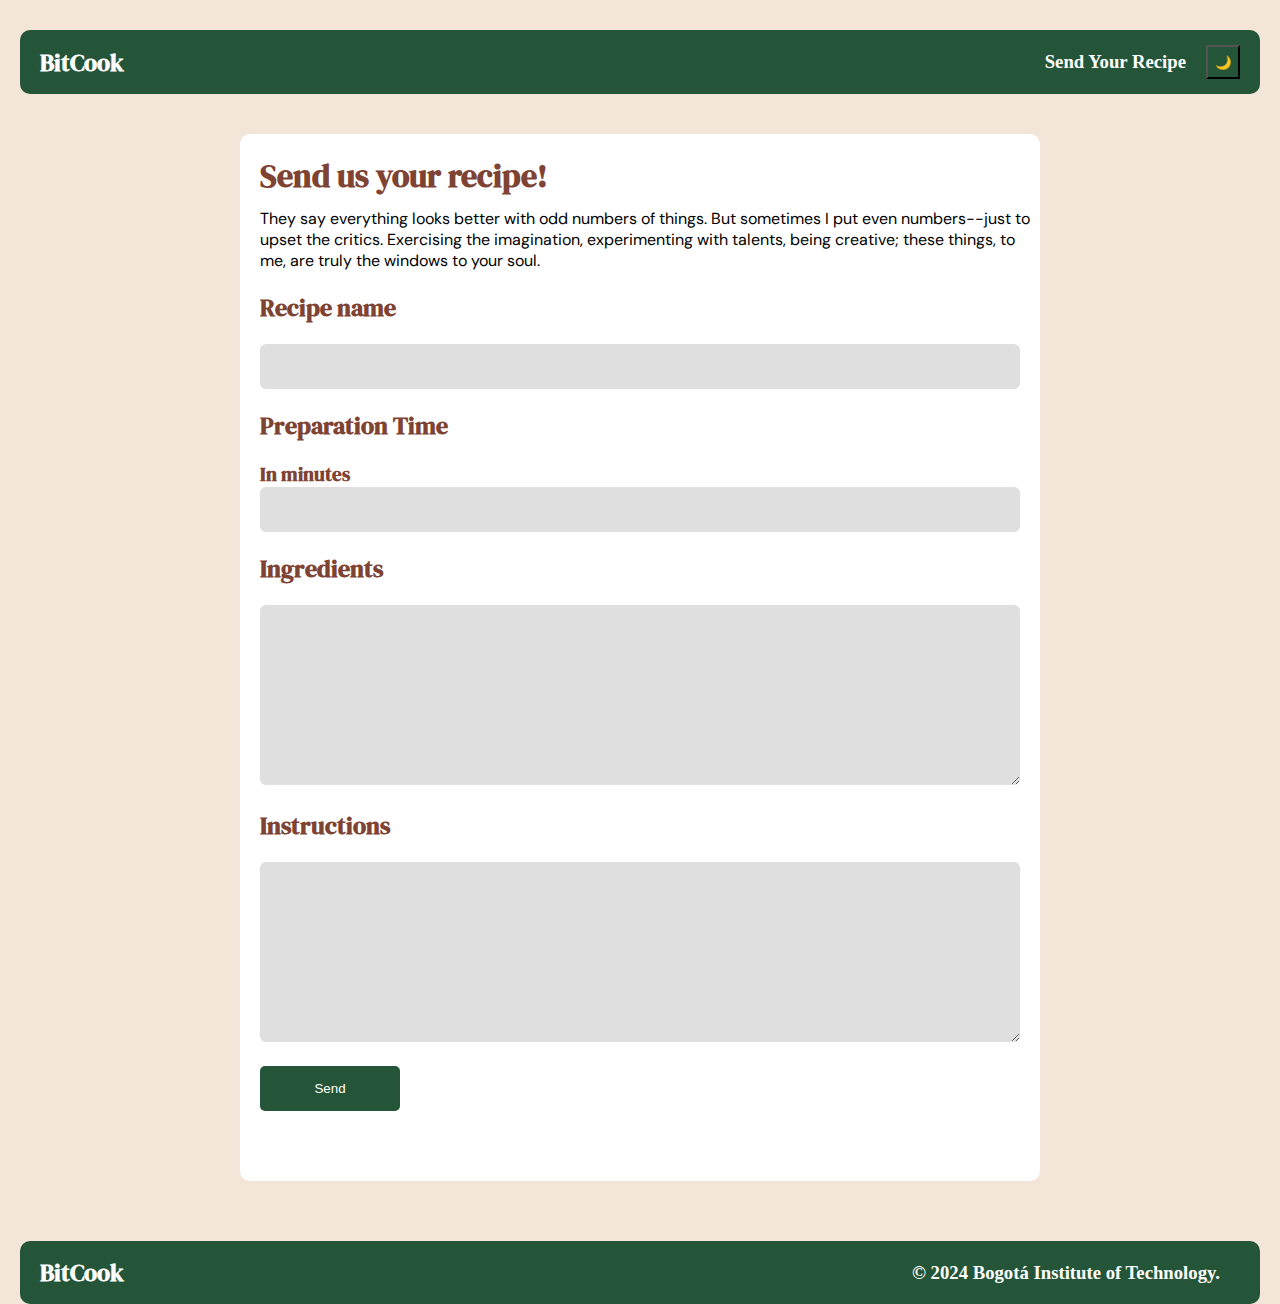
<file: Formulario.html>
<!DOCTYPE html>
<html lang="en">
  <head>
    <meta charset="UTF-8" />
    <meta name="viewport" content="width=device-width, initial-scale=1.0" />
    <title>Document</title>
    <link rel="icon" href="./Images/icono pestaña" type="image/x-icon" />
    <link rel="stylesheet" href="./CSS/formulario.css" />
  </head>
  <body>
    <header>
      <nav>
        <div class="left">
          <h2><a href="./index.html">BitCook</a></h2>
        </div>
        <div class="right">
          <h3><a href="./Formulario.html">Send Your Recipe</a></h3>
        </div>
        <button class="dark">🌙</button>
      </nav>
    </header>
    <main>
      <div id="tittle1">
        <h1>Send us your recipe!</h1>
        <p>
          They say everything looks better with odd numbers of things. But
          sometimes I put even numbers--just to upset the critics. Exercising
          the imagination, experimenting with talents, being creative; these
          things, to me, are truly the windows to your soul.
        </p>
      </div>
      <form action="">
        <h2 class="top">Recipe name</h2>
        <div class="answer">
          <label for="text1"></label>
          <input type="text" name="nombre-receta" id="text1" />
        </div>
        <h2 class="top">Preparation Time</h2>
        <div class="answer">
          <h3 id="minute">In minutes</h3>
          <label for="text2"></label>
          <input type="number" name="tiempo-preparacion" id="text2" />
        </div>
        <h2 class="top">Ingredients</h2>
        <div class="answer">
          <label for="text3"></label>
          <textarea
            name="ingredientes"
            id="text3"
            cols="30"
            rows="10"
          ></textarea>
        </div>
        <h2 class="top">Instructions</h2>
        <div class="answer">
          <label for="text4"></label>
          <textarea
            name="instrucciones"
            id="text4"
            cols="30"
            rows="10"
          ></textarea>
        </div>
        <div>
          <button id="but1" type="submit">Send</button>
        </div>
      </form>
      
    </main>
    <footer>
      <div class="le">
        <h2><a href="./index.html">BitCook</a></h2>
      </div>
      <div class="ri">
        <h3>© 2024 Bogotá Institute of Technology.</h3>
      </div>
    </footer>
    <script defer src="./JS/darkmode.js"></script>
  </body>
</html>
</file>
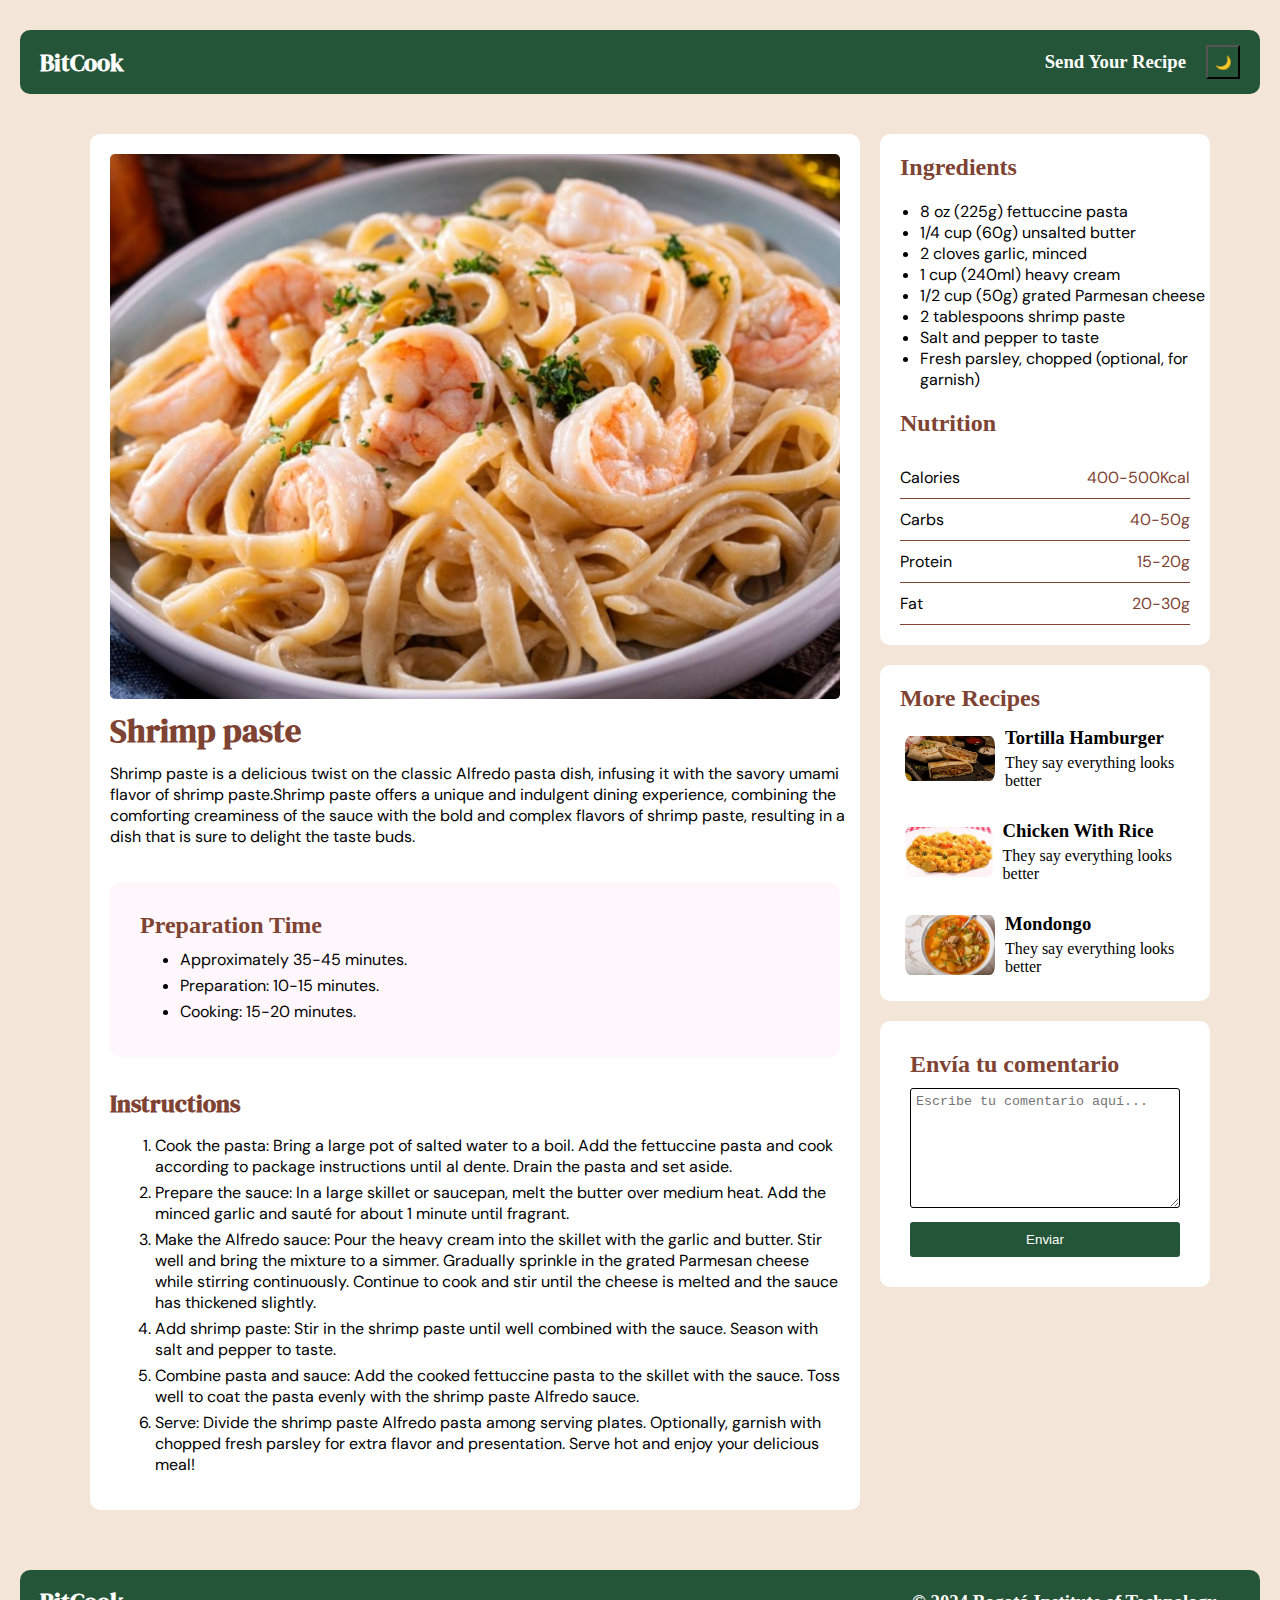
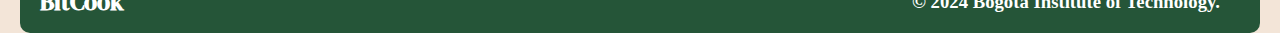
<file: Shrimp paste.html>
<!DOCTYPE html>
<html lang="en">
  <head>
    <meta charset="UTF-8" />
    <meta name="viewport" content="width=device-width, initial-scale=1.0" />
    <title>Document</title>
    <link rel="icon" href="./Images/icono pestaña" type="image/x-icon" />
    <link rel="stylesheet" href="./CSS/Recetas.css" />
  </head>

  <body>
    <header>
      <nav>
        <div class="left">
          <h2><a href="./index.html">BitCook</a></h2>
        </div>
        <div class="right">
          <h3><a href="./Formulario.html">Send Your Recipe</a></h3>
        </div>
        <button class="dark">🌙</button>
      </nav>
    </header>
    <main>
      <div id="grid-container">
        <div id="left">
          <div id="image">
            <img src="./Images/pasta-alfredo-camarones-10-minutos.jpg" alt="" />
          </div>
          <div id="box2">
            <h1>Shrimp paste</h1>
            <p>
              Shrimp paste is a delicious twist on the classic Alfredo pasta
              dish, infusing it with the savory umami flavor of shrimp
              paste.Shrimp paste offers a unique and indulgent dining
              experience, combining the comforting creaminess of the sauce with
              the bold and complex flavors of shrimp paste, resulting in a dish
              that is sure to delight the taste buds.
            </p>
          </div>
          <div id="box4">
            <div>
              <h2>Preparation Time</h2>
              <ul>
                <li>Approximately 35-45 minutes.</li>
                <li>Preparation: 10-15 minutes.</li>
                <li>Cooking: 15-20 minutes.</li>
              </ul>
            </div>
          </div>
          <div id="box6">
            <h2>Instructions</h2>
            <ol>
              <li>
                Cook the pasta: Bring a large pot of salted water to a boil. Add
                the fettuccine pasta and cook according to package instructions
                until al dente. Drain the pasta and set aside.
              </li>
              <li>
                Prepare the sauce: In a large skillet or saucepan, melt the
                butter over medium heat. Add the minced garlic and sauté for
                about 1 minute until fragrant.
              </li>
              <li>
                Make the Alfredo sauce: Pour the heavy cream into the skillet
                with the garlic and butter. Stir well and bring the mixture to a
                simmer. Gradually sprinkle in the grated Parmesan cheese while
                stirring continuously. Continue to cook and stir until the
                cheese is melted and the sauce has thickened slightly.
              </li>
              <li>
                Add shrimp paste: Stir in the shrimp paste until well combined
                with the sauce. Season with salt and pepper to taste.
              </li>
              <li>
                Combine pasta and sauce: Add the cooked fettuccine pasta to the
                skillet with the sauce. Toss well to coat the pasta evenly with
                the shrimp paste Alfredo sauce.
              </li>
              <li>
                Serve: Divide the shrimp paste Alfredo pasta among serving
                plates. Optionally, garnish with chopped fresh parsley for extra
                flavor and presentation. Serve hot and enjoy your delicious
                meal!
              </li>
            </ol>
          </div>
        </div>
        <div id="rightup">
          <div id="box1-3">
            <div id="box1">
              <h2>Ingredients</h2>
              <ul>
                <li>8 oz (225g) fettuccine pasta</li>
                <li>1/4 cup (60g) unsalted butter</li>
                <li>2 cloves garlic, minced</li>
                <li>1 cup (240ml) heavy cream</li>
                <li>1/2 cup (50g) grated Parmesan cheese</li>
                <li>2 tablespoons shrimp paste</li>
                <li>Salt and pepper to taste</li>
                <li>Fresh parsley, chopped (optional, for garnish)</li>
              </ul>
            </div>
            <div id="box3">
              <h2>Nutrition</h2>
              <div class="nutrition">
                <div class="row">
                  <div class="left">Calories</div>
                  <div class="right">400-500Kcal</div>
                </div>
                <div class="row">
                  <div class="left">Carbs</div>
                  <div class="right">40-50g</div>
                </div>
                <div class="row">
                  <div class="left">Protein</div>
                  <div class="right">15-20g</div>
                </div>
                <div class="row">
                  <div class="left">Fat</div>
                  <div class="right">20-30g</div>
                </div>
              </div>
            </div>
          </div>
          <div id="box5">
            <h2>More Recipes</h2>
            <div>
              <img
                class="image-box5"
                src="./Images/HAMBURGUESA-ENVUELTA-EN-TORTILLA-DE-HARINA-banner-1.png"
                alt=""
              />
              <div>
                <a href="./Tortilla Hamburger.html"
                  ><h3 class="name-box5">Tortilla Hamburger</h3></a
                >
                <p class="para-box5">They say everything looks better</p>
              </div>
            </div>
            <div>
              <img
                id="Omellete"
                class="image-box5"
                src="./Images/Arroz con pollo"
                alt=""
              />
              <div>
                <a href="./Chikenrice.html">
                  <h3 class="name-box5">Chicken With Rice</h3>
                </a>
                <p class="para-box5">They say everything looks better</p>
              </div>
            </div>
            <div>
              <img class="image-box5" src="./Images/Mondongo" alt="" />
              <div>
                <a href="./Mondongo.html"
                  ><h3 class="name-box5">Mondongo</h3></a
                >
                <p class="para-box5">They say everything looks better</p>
              </div>
            </div>
          </div>
          <div id="box7">
            <form action="">
              <div class="comentario">
                <h2>Envía tu comentario</h2>
                <textarea
                  id="comment-text"
                  placeholder="Escribe tu comentario aquí..."
                ></textarea>
                <button>Enviar</button>
              </div>
            </form>
          </div>
        </div>
      </div>
    </main>
    <footer>
      <div class="le">
        <h2><a href="./index.html">BitCook</a></h2>
      </div>
      <div class="ri">
        <h3>© 2024 Bogotá Institute of Technology.</h3>
      </div>
    </footer>
    <script defer src="./JS/darkmode.js"></script>
  </body>
</html>
</file>
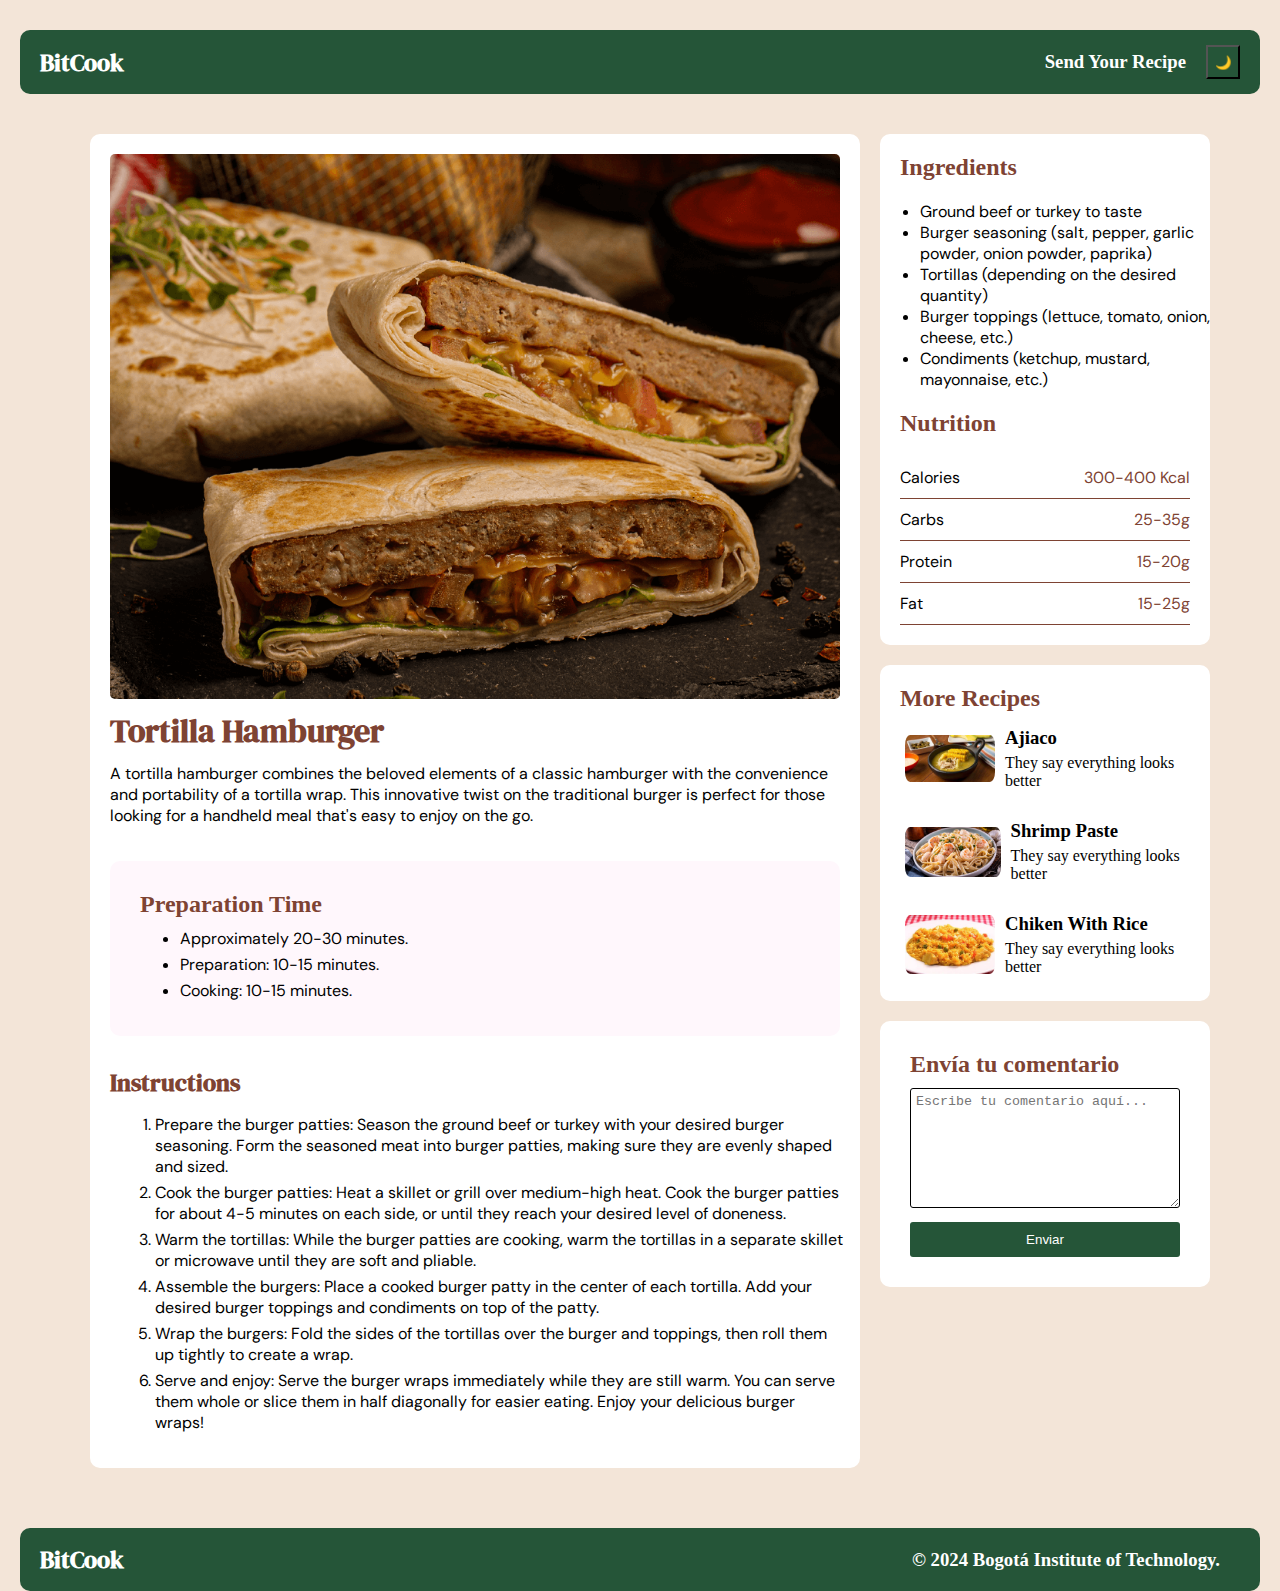
<file: Tortilla Hamburger.html>
<!DOCTYPE html>
<html lang="en">
  <head>
    <meta charset="UTF-8" />
    <meta name="viewport" content="width=device-width, initial-scale=1.0" />
    <title>Document</title>
    <link rel="icon" href="./Images/icono pestaña" type="image/x-icon" />
    <link rel="stylesheet" href="./CSS/Recetas.css" />
  </head>

  <body>
    <header>
      <nav>
        <div class="left">
          <h2><a href="./index.html">BitCook</a></h2>
        </div>
        <div class="right">
          <h3><a href="./Formulario.html">Send Your Recipe</a></h3>
        </div>
        <button class="dark">🌙</button>
      </nav>
    </header>
    <main>
      <div id="grid-container">
        <div id="left">
          <div id="image">
            <img
              src="./Images/HAMBURGUESA-ENVUELTA-EN-TORTILLA-DE-HARINA-banner-1.png"
              alt=""
            />
          </div>
          <div id="box2">
            <h1>Tortilla Hamburger</h1>
            <p>
              A tortilla hamburger combines the beloved elements of a classic
              hamburger with the convenience and portability of a tortilla wrap.
              This innovative twist on the traditional burger is perfect for
              those looking for a handheld meal that's easy to enjoy on the go.
            </p>
          </div>
          <div id="box4">
            <div>
              <h2>Preparation Time</h2>
              <ul>
                <li>Approximately 20-30 minutes.</li>
                <li>Preparation: 10-15 minutes.</li>
                <li>Cooking: 10-15 minutes.</li>
              </ul>
            </div>
          </div>
          <div id="box6">
            <h2>Instructions</h2>
            <ol>
              <li>
                Prepare the burger patties: Season the ground beef or turkey
                with your desired burger seasoning. Form the seasoned meat into
                burger patties, making sure they are evenly shaped and sized.
              </li>
              <li>
                Cook the burger patties: Heat a skillet or grill over
                medium-high heat. Cook the burger patties for about 4-5 minutes
                on each side, or until they reach your desired level of
                doneness.
              </li>
              <li>
                Warm the tortillas: While the burger patties are cooking, warm
                the tortillas in a separate skillet or microwave until they are
                soft and pliable.
              </li>
              <li>
                Assemble the burgers: Place a cooked burger patty in the center
                of each tortilla. Add your desired burger toppings and
                condiments on top of the patty.
              </li>
              <li>
                Wrap the burgers: Fold the sides of the tortillas over the
                burger and toppings, then roll them up tightly to create a wrap.
              </li>
              <li>
                Serve and enjoy: Serve the burger wraps immediately while they
                are still warm. You can serve them whole or slice them in half
                diagonally for easier eating. Enjoy your delicious burger wraps!
              </li>
            </ol>
          </div>
        </div>
        <div id="rightup">
          <div id="box1-3">
            <div id="box1">
              <h2>Ingredients</h2>
              <ul>
                <li>Ground beef or turkey to taste</li>
                <li>
                  Burger seasoning (salt, pepper, garlic powder, onion powder,
                  paprika)
                </li>
                <li>Tortillas (depending on the desired quantity)</li>
                <li>Burger toppings (lettuce, tomato, onion, cheese, etc.)</li>
                <li>Condiments (ketchup, mustard, mayonnaise, etc.)</li>
              </ul>
            </div>
            <div id="box3">
              <h2>Nutrition</h2>
              <div class="nutrition">
                <div class="row">
                  <div class="left">Calories</div>
                  <div class="right">300-400 Kcal</div>
                </div>
                <div class="row">
                  <div class="left">Carbs</div>
                  <div class="right">25-35g</div>
                </div>
                <div class="row">
                  <div class="left">Protein</div>
                  <div class="right">15-20g</div>
                </div>
                <div class="row">
                  <div class="left">Fat</div>
                  <div class="right">15-25g</div>
                </div>
              </div>
            </div>
          </div>
          <div id="box5">
            <h2>More Recipes</h2>
            <div>
              <img class="image-box5" src="./Images/Ajiaco" alt="" />
              <div>
                <a href="./Ajiaco.html"><h3 class="name-box5">Ajiaco</h3></a>

                <p class="para-box5">They say everything looks better</p>
              </div>
            </div>
            <div>
              <img
                id="Omellete"
                class="image-box5"
                src="./Images/pasta-alfredo-camarones-10-minutos.jpg"
                alt=""
              />
              <div>
                <a href="./Shrimp paste.html">
                  <h3 class="name-box5">Shrimp Paste</h3>
                </a>
                <p class="para-box5">They say everything looks better</p>
              </div>
            </div>
            <div>
              <img class="image-box5" src="./Images/Arroz con pollo" alt="" />
              <div>
                <a href="./Chikenrice.html"
                  ><h3 class="name-box5">Chiken With Rice</h3></a
                >

                <p class="para-box5">They say everything looks better</p>
              </div>
            </div>
          </div>
          <div id="box7">
            <form action="">
              <div class="comentario">
                <h2>Envía tu comentario</h2>
                <textarea
                  id="comment-text"
                  placeholder="Escribe tu comentario aquí..."
                ></textarea>
                <button>Enviar</button>
              </div>
            </form>
          </div>
        </div>
      </div>
    </main>
    <footer>
      <div class="le">
        <h2><a href="./index.html">BitCook</a></h2>
      </div>
      <div class="ri">
        <h3>© 2024 Bogotá Institute of Technology.</h3>
      </div>
    </footer>
    <script defer src="./JS/darkmode.js"></script>
  </body>
</html>
</file>
<file: CSS/formulario.css>
@import url("https://fonts.googleapis.com/css2?family=DM+Sans:ital,opsz,wght@0,9..40,100..1000;1,9..40,100..1000&family=DM+Serif+Display:ital@0;1&display=swap");

* {
  box-sizing: border-box;
  margin: 0;
}
* a {
  text-decoration: none;
  color: rgba(126, 67, 51, 1);
}
body {
  margin: 0;
  padding: 0;
  background-color: rgba(243, 229, 216, 1);
}
body.dark {
  background-color: black;
}
header {
  padding: 30px 20px 20px 20px;
}
header nav {
  background-color: rgba(37, 85, 56, 1);
  color: white;
  display: flex;
  align-items: center;
  padding: 15px 20px;

  border-radius: 10px;
}
header nav a {
  color: white;
}

nav .left {
  flex: 1;
}
nav .left h2 {
  font-family: "DM Serif Display", serif;
}

nav .right {
  flex: 1;
  text-align: right;
  padding-right: 20px;
}
nav .right h2 {
  font-family: "DM Sans";
}

nav button {
  width: 34px;
  height: 34px;
  background: transparent;
}
main {
  max-width: 800px;
  margin: 0 auto;
  margin-top: 20px;
  padding-bottom: 50px;
  background-color: rgba(255, 255, 255, 1);
  border-radius: 10px;
}
.dark main {
  background-color: rgba(47, 47, 47, 1);
}
#tittle1 {
  padding: 20px 10px 0px 20px;
}
#tittle1 > h1 {
  font-family: "DM Serif Display";
  color: rgba(126, 67, 51, 1);
  padding-bottom: 10px;
}
.dark #tittle1 > h1 {
  color: rgba(255, 255, 255, 1);
}
#tittle1 > p {
  font-family: "DM Sans";
  color: black;
}
.dark #tittle1 > p {
  font-family: "DM Sans";
  color: rgba(255, 255, 255, 1);
}
.top {
  font-family: "DM Serif Display";
  color: rgba(126, 67, 51, 1);
  padding: 20px;
}
.dark .top {
  color: rgba(255, 255, 255, 1);
}
#minute {
  font-family: "DM Serif Display";
  color: rgba(126, 67, 51, 1);
}
.dark #minute {
  color: rgba(255, 255, 255, 1);
}
.answer {
  padding-left: 20px;
  padding-right: 20px;
}
input {
  background-color: rgba(223, 223, 223, 1);
  border: none;
  border-radius: 6px;
}
textarea {
  background-color: rgba(223, 223, 223, 1);
  border: none;
  border-radius: 6px;
}
.dark input,
.dark textarea {
  background-color: rgba(78, 77, 78, 1);
  text-decoration: white;
  color: white;
}
#text1,
#text2,
#text3,
#text4 {
  width: 100%;
}
#text1,
#text2 {
  height: 5vh;
}
#text3,
#text4 {
  height: 20vh;
}
#but1 {
  display: block;
  width: 140px;
  padding: 15px;
  background-color: rgba(37, 85, 56, 1);
  color: #fff;
  border: none;
  border-radius: 5px;
  cursor: pointer;
  margin: 20px;
}
footer {
  background-color: rgba(37, 85, 56, 1);
  color: white;
  display: flex;
  align-items: center;
  padding: 15px 20px;
  border-radius: 10px;
  margin: 60px 20px 0px 20px;
}

footer a {
  color: white;
}
footer .le {
  flex: 1;
}
footer .le > h2 {
  font-family: "DM Serif Display", serif;
}

footer .ri {
  flex: 1;
  text-align: right;
  padding-right: 20px;
}
footer .ri h2 {
  font-family: "DM Sans";
}
</file>
<file: CSS/Recetas.css>
@import url("https://fonts.googleapis.com/css2?family=DM+Sans:ital,opsz,wght@0,9..40,100..1000;1,9..40,100..1000&family=DM+Serif+Display:ital@0;1&display=swap");

* {
  box-sizing: border-box;
  margin: 0;
}
* a {
  text-decoration: none;
  color: white;
}
.dark p {
  color: rgba(255, 255, 255, 1);
}

body {
  margin: 0;
  padding: 0;
  background-color: rgba(243, 229, 216, 1);
}
body.dark {
  background-color: black;
}
/*-----------------------------------*/
header {
  padding: 30px 20px 20px 20px;
}
header nav {
  background-color: rgba(37, 85, 56, 1);
  color: white;
  display: flex;
  align-items: center;
  padding: 15px 20px;

  border-radius: 10px;
}

nav .left {
  flex: 1;
}
nav .left h2 {
  font-family: "DM Serif Display", serif;
}

nav .right {
  flex: 1;
  text-align: right;
  padding-right: 20px;
}
nav .right h2 {
  font-family: "DM Sans";
}

nav button {
  width: 34px;
  height: 34px;
  background: transparent;
}
/*-----------------------------------*/

main {
  max-width: 1100px;
  margin: 20px auto;
}
#image img {
  width: 200px;
  padding: 20px;
}

#grid-container {
  display: grid;
  grid-template-columns: 70% 30%;
  grid-template-rows: 1fr;
  grid-template-areas: " #left  #rightup";
  gap: 20px;
}
/*---------------Lado izquierdo------*/
#left {
  background-color: rgba(255, 255, 255, 1);
  border-radius: 10px;
}
.dark #left {
  background-color: rgba(47, 47, 47, 1);
}
#image {
  display: flex;
  margin-bottom: -20px;
  border-radius: 10px;
}
#left #image img {
  position: relative;
  width: 100%;
  height: 65vh;
  display: flex;
  align-items: center;
  object-fit: cover;
  border-radius: 25px;
}
#box2 {
  margin-top: 10px;
  padding: 0px 10px 15px 20px;
}
#box2 > h1 {
  font-family: "DM Serif Display";
  color: rgba(126, 67, 51, 1);
  padding-bottom: 10px;
}
.dark #box2 > h1 {
  color: rgba(255, 255, 255, 1);
}
#box2 > p {
  font-family: "DM Sans";
  color: black;
}
.dark #box2 > p {
  color: rgba(255, 255, 255, 1);
}
#box4 div {
  margin: 20px;
  padding: 30px;
  border-radius: 10px;
  background-color: #fff7fc;
  border-radius: 10px;
}
.dark #box4 div {
  background-color: rgba(78, 77, 78, 1);
}
#box4 h2 {
  color: rgba(126, 67, 51, 1);
  padding-bottom: 10px;
}
.dark #box4 h2 {
  color: rgba(255, 255, 255, 1);
}
#box4 ul li {
  font-family: "DM Sans";
  color: black;
  padding-bottom: 5px;
}
.dark #box4 ul li {
  color: rgba(255, 255, 255, 1);
}
#box6 {
  padding: 10px 10px 30px 20px;
  display: flex;
  flex-direction: column;
  margin-top: -0px;
  border-end-end-radius: 10px;
}
#box6 > h2 {
  font-family: "DM Serif Display";
  color: rgba(126, 67, 51, 1);
  margin-bottom: 10px;
  
}
.dark #box6 > h2 {
  color: rgba(255, 255, 255, 1);
}
#box6 > ol li {
  font-family: "DM Sans";
  color: black;
  margin: 5px;
}
.dark #box6 > ol li {
  color: rgba(255, 255, 255, 1);
}
/*---------------Lado derecho---------------------*/

#box1 h2 {
  color: rgba(126, 67, 51, 1);
  padding: 20px;
}
.dark #box1 h2 {
  color: rgba(255, 255, 255, 1);
}
#box1 ul li {
  font-family: "DM Sans";
  color: black;
}
.dark #box1 ul li {
  color: rgba(255, 255, 255, 1);
}
#box1-3 {
  background-color: rgba(255, 255, 255, 1);
  border-radius: 10px;
}
.dark #box1-3 {
  background-color: rgba(47, 47, 47, 1);
}
#box3 > h2 {
  color: rgba(126, 67, 51, 1);
  padding: 20px;
}
.dark #box3 .nutrition,
.dark #box3 .right,
.dark #box3 > h2 {
  color: rgba(255, 255, 255, 1);
}
#box3 .nutrition {
  width: 100%;
  font-family: "DM sans";
  color: black;
  padding-left: 20px;
  padding-right: 20px;
  padding-bottom: 20px;
}

#box3 .row {
  display: flex;
  justify-content: space-between;
  border-bottom: 1px solid rgba(126, 67, 51, 1);
  padding: 10px 0;
}
.dark #box3 .row {
  border-bottom: 1px solid rgba(255, 255, 255, 1);
}
#box3 .left {
  width: 50%;
  text-align: left;
}

#box3 .right {
  width: 50%;
  text-align: right;

  color: rgba(126, 67, 51, 1);
}
#box5 {
  display: flex;
  flex-direction: column;
  align-items: center;
  background-color: rgba(255, 255, 255, 1);
  margin-top: 20px;
  padding: 10px;
  border-radius: 10px;
}
.dark #box5 {
  background-color: rgba(47, 47, 47, 1);
}
#box5 > div {
  margin: 10px;
  display: flex;
  flex-direction: row;
  align-items: center;
}

.image-box5 {
  width: 100px;
  padding-left: 5px;
  border-radius: 10px;
  padding-right: 5px;
}
#Omellete {
  height: 50px;
  display: flex;
  align-items: center;
  object-fit: cover;
  width: 110px;
}
.name-box5,
.para-box5 {
  width: 100%;
  margin: 5px;
}
a .name-box5 {
  color: black;
}
#box5 h2 {
  color: rgba(126, 67, 51, 1);
  padding-right: 150px;
  padding-top: 10px;
}
.dark #box5 h2 {
  color: rgba(255, 255, 255, 1);
}
.dark #box5 a h3 {
  color: rgba(255, 255, 255, 1);
}
#box7 {
  padding-top: 20px;
}
#box7 .comentario {
  width: auto;
  margin: 0 auto;
  padding: 30px;
  border-radius: 10px;
  background-color: rgba(255, 255, 255, 1);
}
.dark #box7 .comentario {
  background-color: rgba(47, 47, 47, 1);
}
#box7 .comentario h2 {
  margin-top: 0;
  color: rgba(126, 67, 51, 1);
  padding-bottom: 10px;
}
.dark #box7 .comentario h2 {
  color: rgba(255, 255, 255, 1);
}
#box7 textarea {
  width: 100%;
  height: 120px;
  margin-bottom: 10px;
  padding: 5px;
  border: 1px solid black;
  border-radius: 3px;
}
#box7 button {
  display: block;
  width: 100%;
  padding: 10px;
  background-color: rgba(37, 85, 56, 1);
  color: #fff;
  border: none;
  border-radius: 3px;
  cursor: pointer;
}
footer {
  background-color: rgba(37, 85, 56, 1);
  color: white;
  display: flex;
  align-items: center;
  padding: 15px 20px;

  border-radius: 10px;
  margin: 60px 20px 0px 20px;
}
footer a {
  color: white;
}
footer .le {
  flex: 1;
}
footer .le h2 {
  font-family: "DM Serif Display", serif;
}

footer .ri {
  flex: 1;
  text-align: right;
  padding-right: 20px;
}
footer .ri h2 {
  font-family: "DM Sans";
}
@media (max-width: 990px) {
  #grid-container {
    display: grid;
    grid-template-columns: 100%;
    grid-template-rows: 1fr 1fr;
    grid-template-areas:
      " #left "
      " #rightup";
    gap: 20px;
  }
  #box5 > div {
    margin: 10px;
  }
  #box5 {
    display: flex;
    flex-direction: column;
    align-items: normal;
    background-color: rgba(255, 255, 255, 1);
    margin-top: 20px;
    padding: 10px;
    border-radius: 10px;
  }
}
@media (max-width: 500px) {
  #grid-container {
    display: grid;
    grid-template-columns: 100%;
    grid-template-rows: 1fr 1000px;
    grid-template-areas:
      " #left "
      " #rightup";
    gap: 20px;
  }
}
</file>
